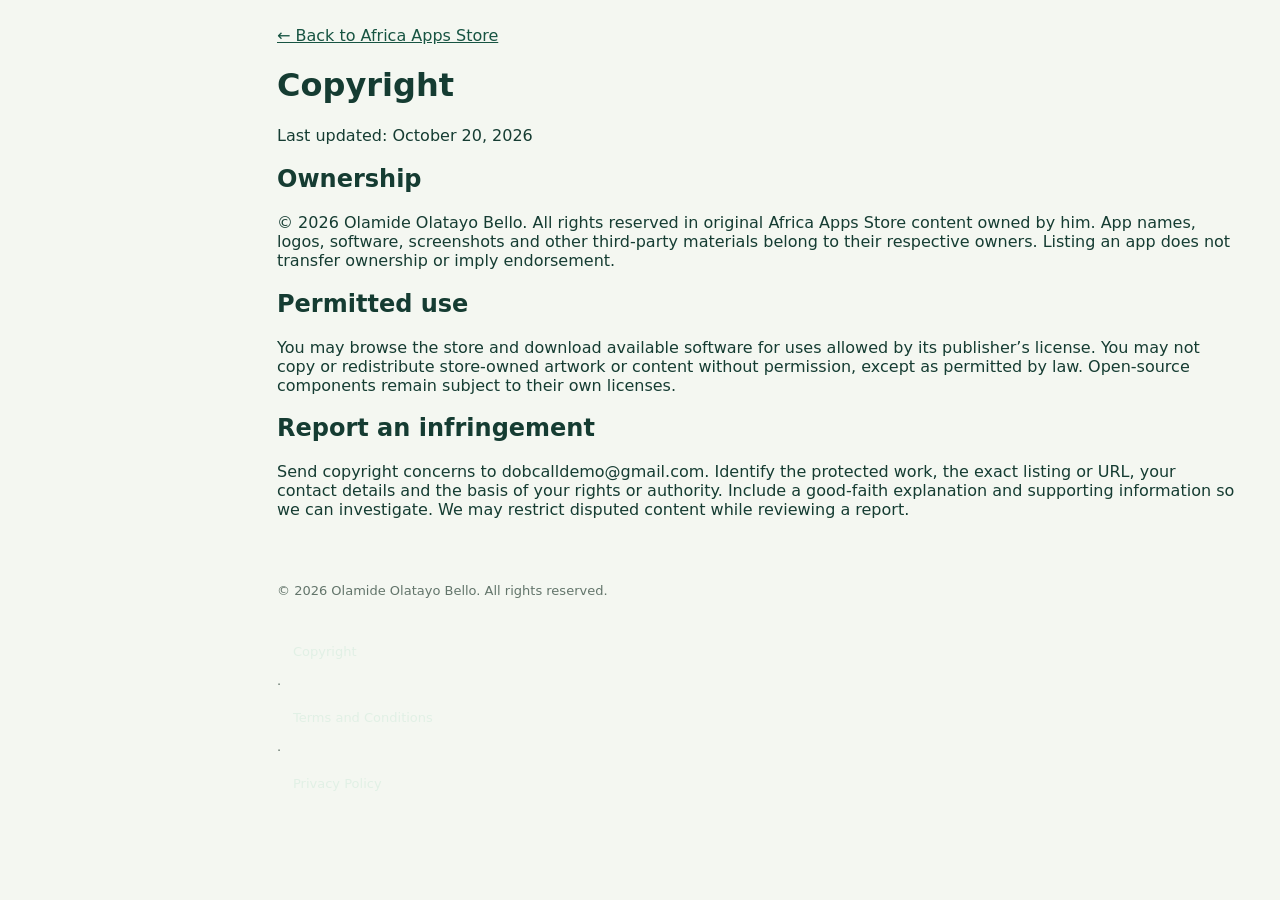
<file: templates/copyright.html>
<!doctype html><html lang="en"><head><meta charset="utf-8"><meta name="viewport" content="width=device-width,initial-scale=1"><title>Copyright | Africa Apps Store</title><link rel="stylesheet" href="/static/style.css"></head><body><main><a href="/#Hosted%20apps">← Back to Africa Apps Store</a><h1>Copyright</h1><p>Last updated: October 20, 2026</p><section><h2>Ownership</h2><p>© 2026 Olamide Olatayo Bello. All rights reserved in original Africa Apps Store content owned by him. App names, logos, software, screenshots and other third-party materials belong to their respective owners. Listing an app does not transfer ownership or imply endorsement.</p></section><section><h2>Permitted use</h2><p>You may browse the store and download available software for uses allowed by its publisher’s license. You may not copy or redistribute store-owned artwork or content without permission, except as permitted by law. Open-source components remain subject to their own licenses.</p></section><section><h2>Report an infringement</h2><p>Send copyright concerns to dobcalldemo@gmail.com. Identify the protected work, the exact listing or URL, your contact details and the basis of your rights or authority. Include a good-faith explanation and supporting information so we can investigate. We may restrict disputed content while reviewing a report.</p></section><footer><p>© 2026 Olamide Olatayo Bello. All rights reserved.</p><nav aria-label="Legal"><a href="/copyright">Copyright</a> · <a href="/terms">Terms and Conditions</a> · <a href="/privacy">Privacy Policy</a></nav></footer></main></body></html>
</file>
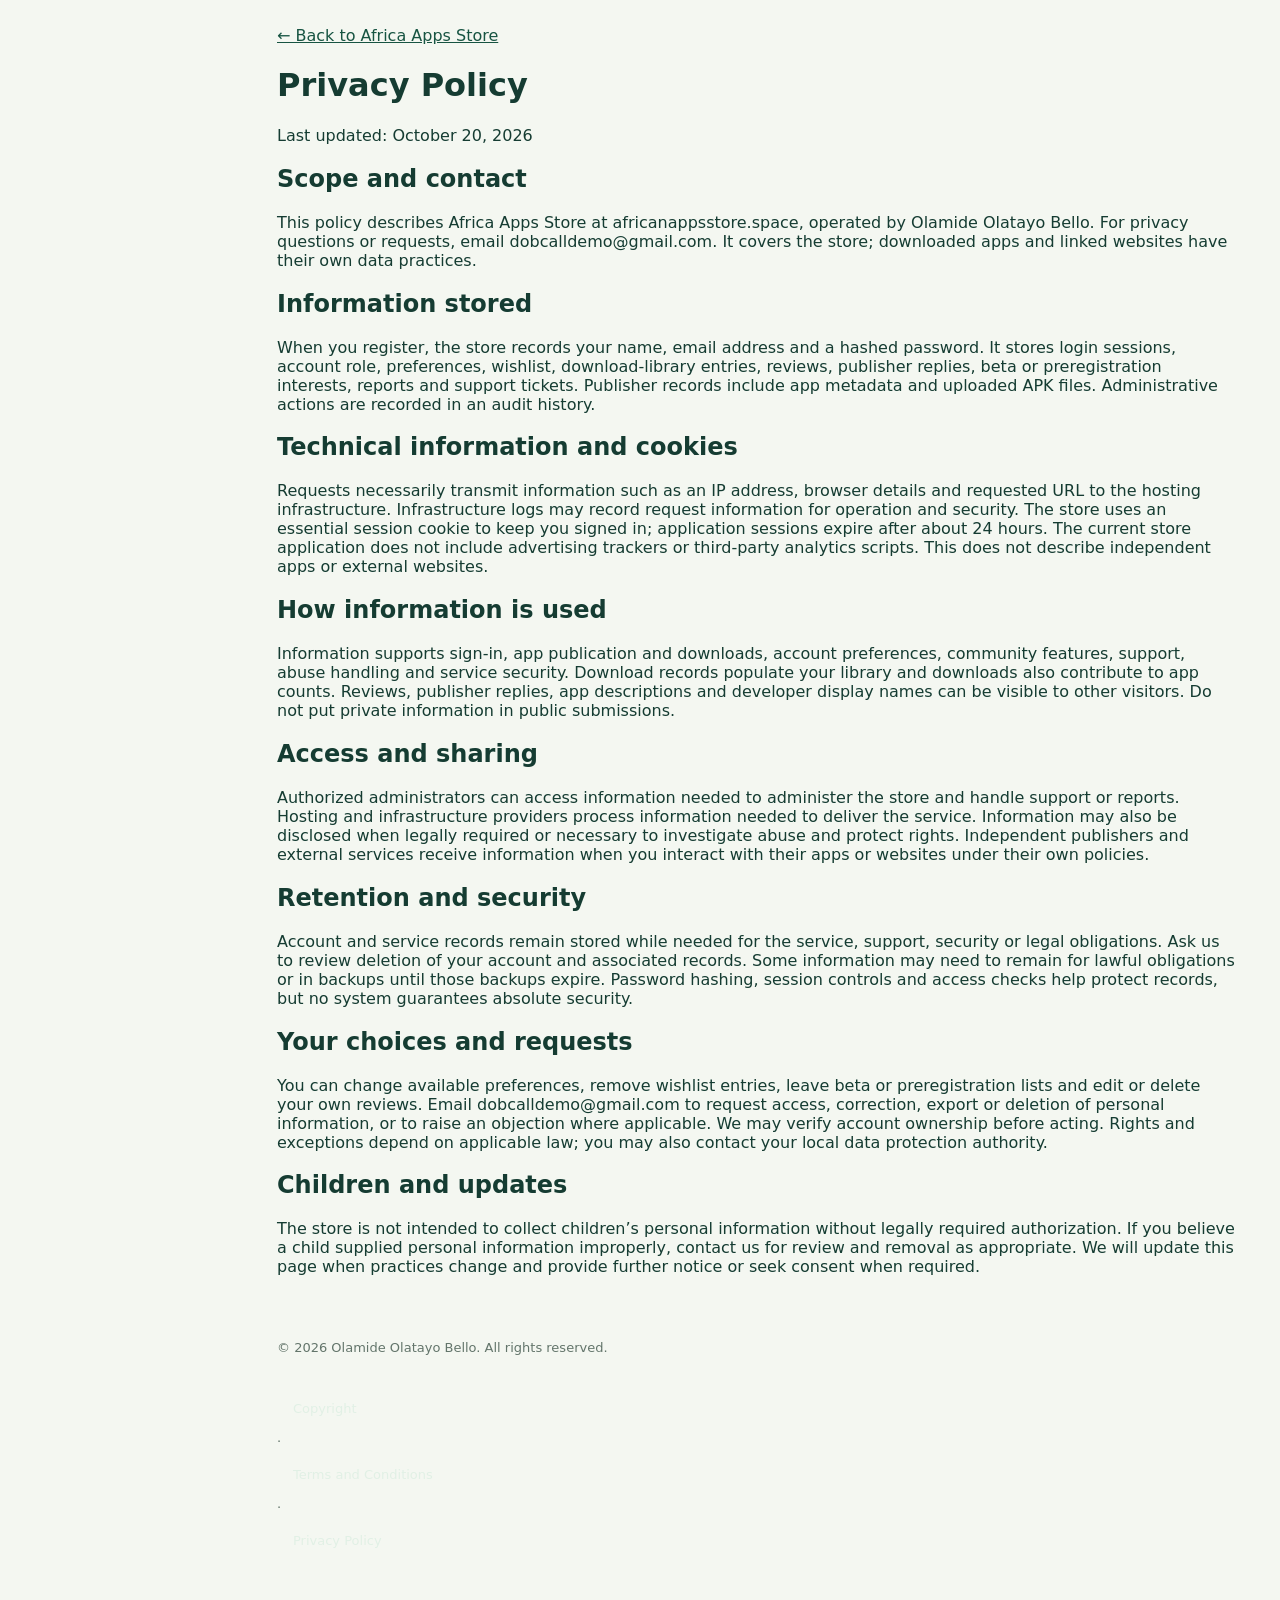
<file: templates/privacy.html>
<!doctype html><html lang="en"><head><meta charset="utf-8"><meta name="viewport" content="width=device-width,initial-scale=1"><title>Privacy Policy | Africa Apps Store</title><link rel="stylesheet" href="/static/style.css"></head><body><main><a href="/#Hosted%20apps">← Back to Africa Apps Store</a><h1>Privacy Policy</h1><p>Last updated: October 20, 2026</p><section><h2>Scope and contact</h2><p>This policy describes Africa Apps Store at africanappsstore.space, operated by Olamide Olatayo Bello. For privacy questions or requests, email dobcalldemo@gmail.com. It covers the store; downloaded apps and linked websites have their own data practices.</p></section><section><h2>Information stored</h2><p>When you register, the store records your name, email address and a hashed password. It stores login sessions, account role, preferences, wishlist, download-library entries, reviews, publisher replies, beta or preregistration interests, reports and support tickets. Publisher records include app metadata and uploaded APK files. Administrative actions are recorded in an audit history.</p></section><section><h2>Technical information and cookies</h2><p>Requests necessarily transmit information such as an IP address, browser details and requested URL to the hosting infrastructure. Infrastructure logs may record request information for operation and security. The store uses an essential session cookie to keep you signed in; application sessions expire after about 24 hours. The current store application does not include advertising trackers or third-party analytics scripts. This does not describe independent apps or external websites.</p></section><section><h2>How information is used</h2><p>Information supports sign-in, app publication and downloads, account preferences, community features, support, abuse handling and service security. Download records populate your library and downloads also contribute to app counts. Reviews, publisher replies, app descriptions and developer display names can be visible to other visitors. Do not put private information in public submissions.</p></section><section><h2>Access and sharing</h2><p>Authorized administrators can access information needed to administer the store and handle support or reports. Hosting and infrastructure providers process information needed to deliver the service. Information may also be disclosed when legally required or necessary to investigate abuse and protect rights. Independent publishers and external services receive information when you interact with their apps or websites under their own policies.</p></section><section><h2>Retention and security</h2><p>Account and service records remain stored while needed for the service, support, security or legal obligations. Ask us to review deletion of your account and associated records. Some information may need to remain for lawful obligations or in backups until those backups expire. Password hashing, session controls and access checks help protect records, but no system guarantees absolute security.</p></section><section><h2>Your choices and requests</h2><p>You can change available preferences, remove wishlist entries, leave beta or preregistration lists and edit or delete your own reviews. Email dobcalldemo@gmail.com to request access, correction, export or deletion of personal information, or to raise an objection where applicable. We may verify account ownership before acting. Rights and exceptions depend on applicable law; you may also contact your local data protection authority.</p></section><section><h2>Children and updates</h2><p>The store is not intended to collect children’s personal information without legally required authorization. If you believe a child supplied personal information improperly, contact us for review and removal as appropriate. We will update this page when practices change and provide further notice or seek consent when required.</p></section><footer><p>© 2026 Olamide Olatayo Bello. All rights reserved.</p><nav aria-label="Legal"><a href="/copyright">Copyright</a> · <a href="/terms">Terms and Conditions</a> · <a href="/privacy">Privacy Policy</a></nav></footer></main></body></html>
</file>
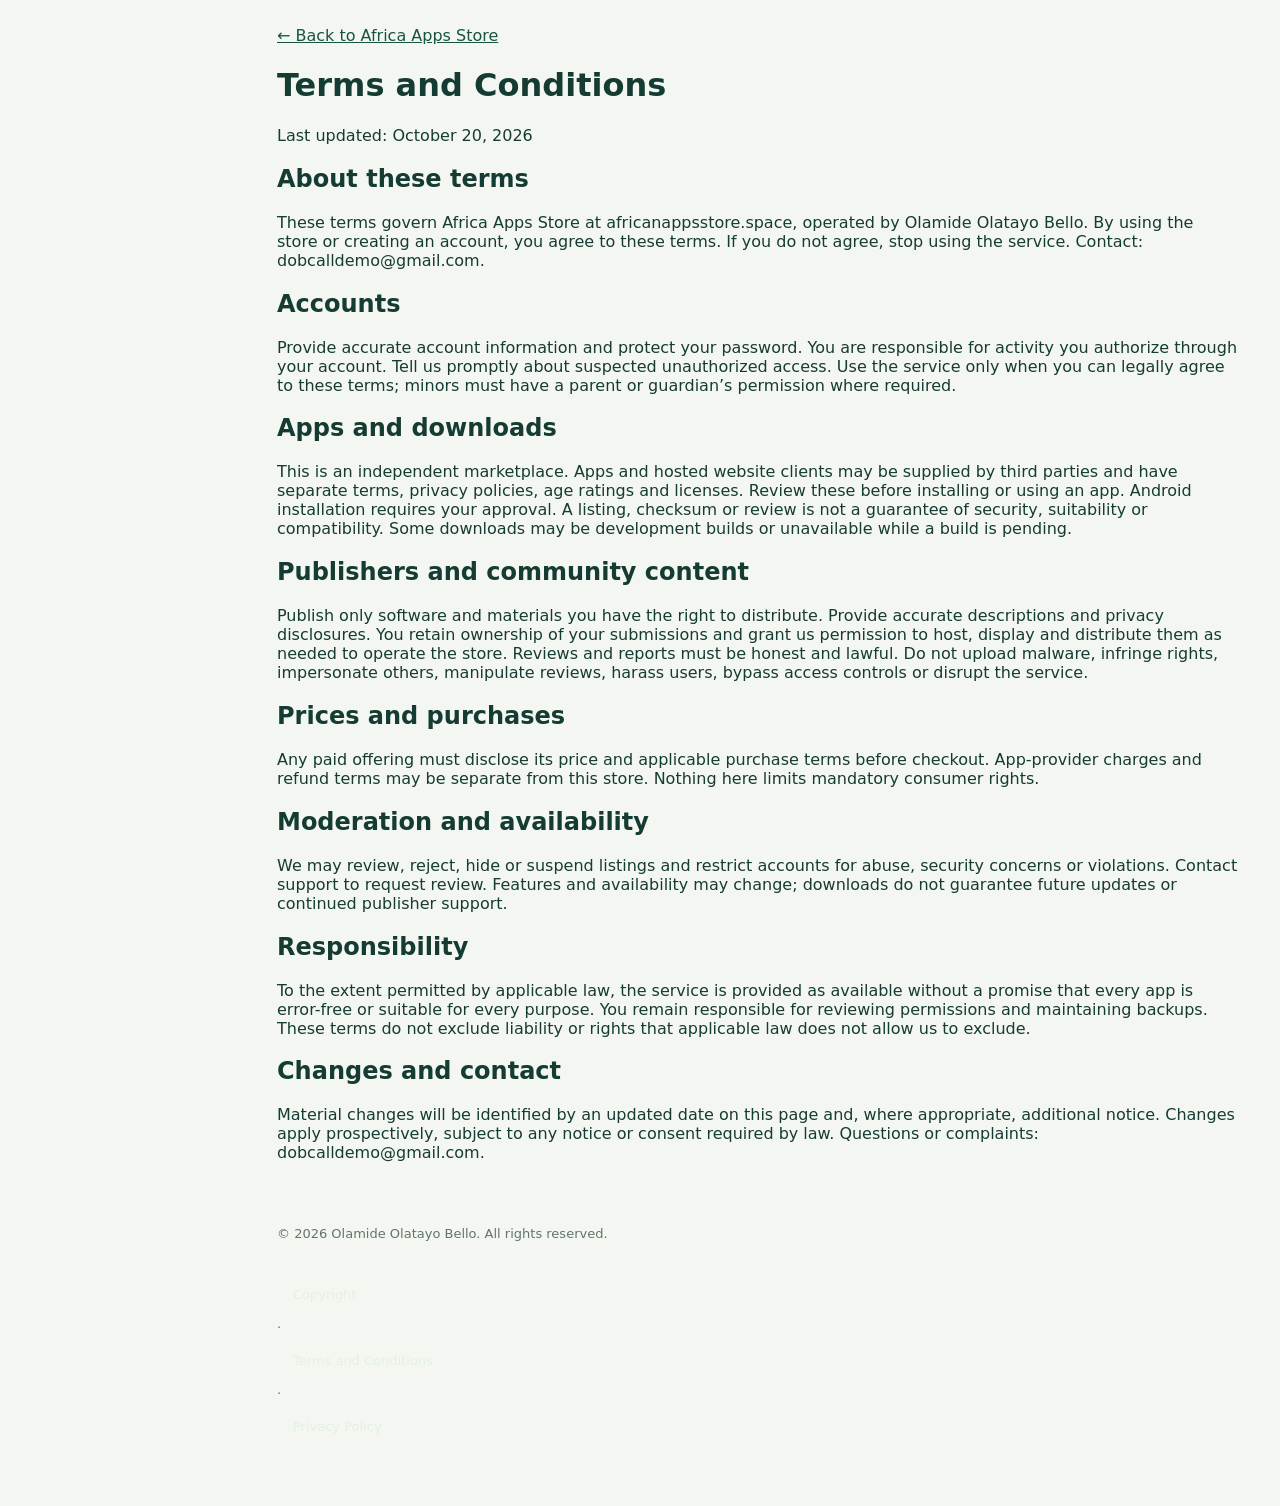
<file: templates/terms.html>
<!doctype html><html lang="en"><head><meta charset="utf-8"><meta name="viewport" content="width=device-width,initial-scale=1"><title>Terms and Conditions | Africa Apps Store</title><link rel="stylesheet" href="/static/style.css"></head><body><main><a href="/#Hosted%20apps">← Back to Africa Apps Store</a><h1>Terms and Conditions</h1><p>Last updated: October 20, 2026</p><section><h2>About these terms</h2><p>These terms govern Africa Apps Store at africanappsstore.space, operated by Olamide Olatayo Bello. By using the store or creating an account, you agree to these terms. If you do not agree, stop using the service. Contact: dobcalldemo@gmail.com.</p></section><section><h2>Accounts</h2><p>Provide accurate account information and protect your password. You are responsible for activity you authorize through your account. Tell us promptly about suspected unauthorized access. Use the service only when you can legally agree to these terms; minors must have a parent or guardian’s permission where required.</p></section><section><h2>Apps and downloads</h2><p>This is an independent marketplace. Apps and hosted website clients may be supplied by third parties and have separate terms, privacy policies, age ratings and licenses. Review these before installing or using an app. Android installation requires your approval. A listing, checksum or review is not a guarantee of security, suitability or compatibility. Some downloads may be development builds or unavailable while a build is pending.</p></section><section><h2>Publishers and community content</h2><p>Publish only software and materials you have the right to distribute. Provide accurate descriptions and privacy disclosures. You retain ownership of your submissions and grant us permission to host, display and distribute them as needed to operate the store. Reviews and reports must be honest and lawful. Do not upload malware, infringe rights, impersonate others, manipulate reviews, harass users, bypass access controls or disrupt the service.</p></section><section><h2>Prices and purchases</h2><p>Any paid offering must disclose its price and applicable purchase terms before checkout. App-provider charges and refund terms may be separate from this store. Nothing here limits mandatory consumer rights.</p></section><section><h2>Moderation and availability</h2><p>We may review, reject, hide or suspend listings and restrict accounts for abuse, security concerns or violations. Contact support to request review. Features and availability may change; downloads do not guarantee future updates or continued publisher support.</p></section><section><h2>Responsibility</h2><p>To the extent permitted by applicable law, the service is provided as available without a promise that every app is error-free or suitable for every purpose. You remain responsible for reviewing permissions and maintaining backups. These terms do not exclude liability or rights that applicable law does not allow us to exclude.</p></section><section><h2>Changes and contact</h2><p>Material changes will be identified by an updated date on this page and, where appropriate, additional notice. Changes apply prospectively, subject to any notice or consent required by law. Questions or complaints: dobcalldemo@gmail.com.</p></section><footer><p>© 2026 Olamide Olatayo Bello. All rights reserved.</p><nav aria-label="Legal"><a href="/copyright">Copyright</a> · <a href="/terms">Terms and Conditions</a> · <a href="/privacy">Privacy Policy</a></nav></footer></main></body></html>
</file>
<file: static/style.css>
:root{font-family:system-ui,sans-serif;color:#153c32;background:#f4f7f1}*{box-sizing:border-box}body{margin:0}aside{position:fixed;width:235px;height:100vh;background:#103f35;color:white;padding:32px 22px}.brand{font-size:25px;font-weight:800;color:#ffcf69;text-decoration:none}.brand span{display:block;color:white;font-size:18px}nav{display:grid;gap:7px;margin-top:35px}nav a{padding:11px 16px;border-radius:9px;color:#e1f0e5;text-decoration:none}nav a:hover,nav a.active{background:#286050;color:#ffd875}aside p{font-size:12px;line-height:1.8;color:#bfd0c2;margin-top:30px}main{margin-left:235px;padding:26px 42px}header{display:flex;justify-content:space-between;gap:16px}form{display:grid;gap:12px}#search{display:flex;flex:1;max-width:650px}input,select,textarea{font:inherit;padding:12px;border:1px solid #cbd7cb;border-radius:9px;background:white;min-width:0}#query{flex:1}button,.button{background:#175442;color:white;border:0;border-radius:8px;padding:11px 16px;cursor:pointer;font:inherit;text-decoration:none;display:inline-block}button:hover{background:#28745a}.hero{padding:44px;border-radius:22px;margin:30px 0;background:#e5edcb;border:1px solid #d5dfb3}.hero h1{font-size:clamp(30px,4vw,52px);letter-spacing:-2px;line-height:1.05;margin:16px 0}.hero small{letter-spacing:3px;color:#5e6929}.hero p{color:#526447}#content{display:grid;grid-template-columns:repeat(auto-fill,minmax(230px,1fr));gap:18px}article{background:white;border:1px solid #e0e7dc;border-radius:16px;padding:22px}article h3{margin:14px 0 5px}.icon{width:56px;height:56px;border-radius:15px;background:#edbe5a;display:grid;place-items:center;font-size:26px;font-weight:bold}article p{color:#63756b;font-size:14px}.row{display:flex;flex-wrap:wrap;gap:8px;margin:14px 0}#tools{margin:16px 0}dialog{border:0;border-radius:18px;padding:25px;max-width:760px;width:92%;max-height:90vh}dialog::backdrop{background:#09291dcc}#close{float:right}#detail{clear:both;padding-top:12px}#notice{position:fixed;bottom:20px;right:20px;background:#173e32;color:white;border-radius:10px;padding:15px;display:none;max-width:90vw}footer{padding:35px 0;color:#63756b;font-size:13px}label{display:grid;gap:6px}pre{white-space:pre-wrap;overflow-wrap:anywhere}a{color:#175442}.empty{grid-column:1/-1;padding:32px;background:white;border-radius:12px}.muted{color:#6b776f}textarea{min-height:100px}@media(max-width:750px){aside{position:static;width:auto;height:auto;padding:20px}nav{display:flex;overflow:auto;margin-top:16px}nav a{white-space:nowrap}aside p{display:none}main{margin:0;padding:20px}header{flex-wrap:wrap}.hero{padding:25px}#search{width:100%}}

.brand img{display:block;width:100%;height:auto;border-radius:12px;background:#000}.hero{display:flow-root}.hero-logo{float:right;width:min(38%,290px);height:auto;margin:0 0 20px 28px;border-radius:16px;background:#000}@media(max-width:750px){.brand img{width:155px}.hero-logo{float:none;width:min(100%,260px);display:block;margin:0 auto 24px}.hero h1{letter-spacing:-1px}}

/* Keep long identifiers, forms and navigation usable on small screens. */
aside{overflow-y:auto}main,header,#search,#content>*{min-width:0}article,#detail{overflow-wrap:anywhere}#content{grid-template-columns:repeat(auto-fill,minmax(min(230px,100%),1fr))}#content>form{grid-column:1/-1;max-width:650px;width:100%}.row input{max-width:100%}button:disabled{opacity:.6;cursor:wait}:focus-visible{outline:3px solid #c49124;outline-offset:3px}
:root[data-theme=Dark]{color-scheme:dark;color:#e1eee4;background:#10251f}:root[data-theme=Dark] article,:root[data-theme=Dark] .empty,:root[data-theme=Dark] dialog{background:#1b382e;color:#e1eee4}:root[data-theme=Dark] .hero{background:#294632;border-color:#496548}:root[data-theme=Dark] input,:root[data-theme=Dark] textarea,:root[data-theme=Dark] select{background:#173127;color:#e1eee4;border-color:#62776b}:root[data-theme=Dark] p,:root[data-theme=Dark] .hero small,:root[data-theme=Dark] .muted,:root[data-theme=Dark] footer{color:#b9cbbd}:root[data-theme=Dark] a{color:#a5e4c4}
@media(prefers-color-scheme:dark){:root[data-theme=System]{color-scheme:dark;color:#e1eee4;background:#10251f}:root[data-theme=System] article,:root[data-theme=System] .empty,:root[data-theme=System] dialog{background:#1b382e;color:#e1eee4}:root[data-theme=System] .hero{background:#294632;border-color:#496548}:root[data-theme=System] input,:root[data-theme=System] textarea,:root[data-theme=System] select{background:#173127;color:#e1eee4}:root[data-theme=System] p,:root[data-theme=System] .hero small,:root[data-theme=System] footer{color:#b9cbbd}}
@media(max-width:400px){main{padding:14px}.hero{padding:20px}#search{gap:6px}#search button{padding:11px}dialog{padding:18px}nav a{padding:11px 12px}}
</file>
